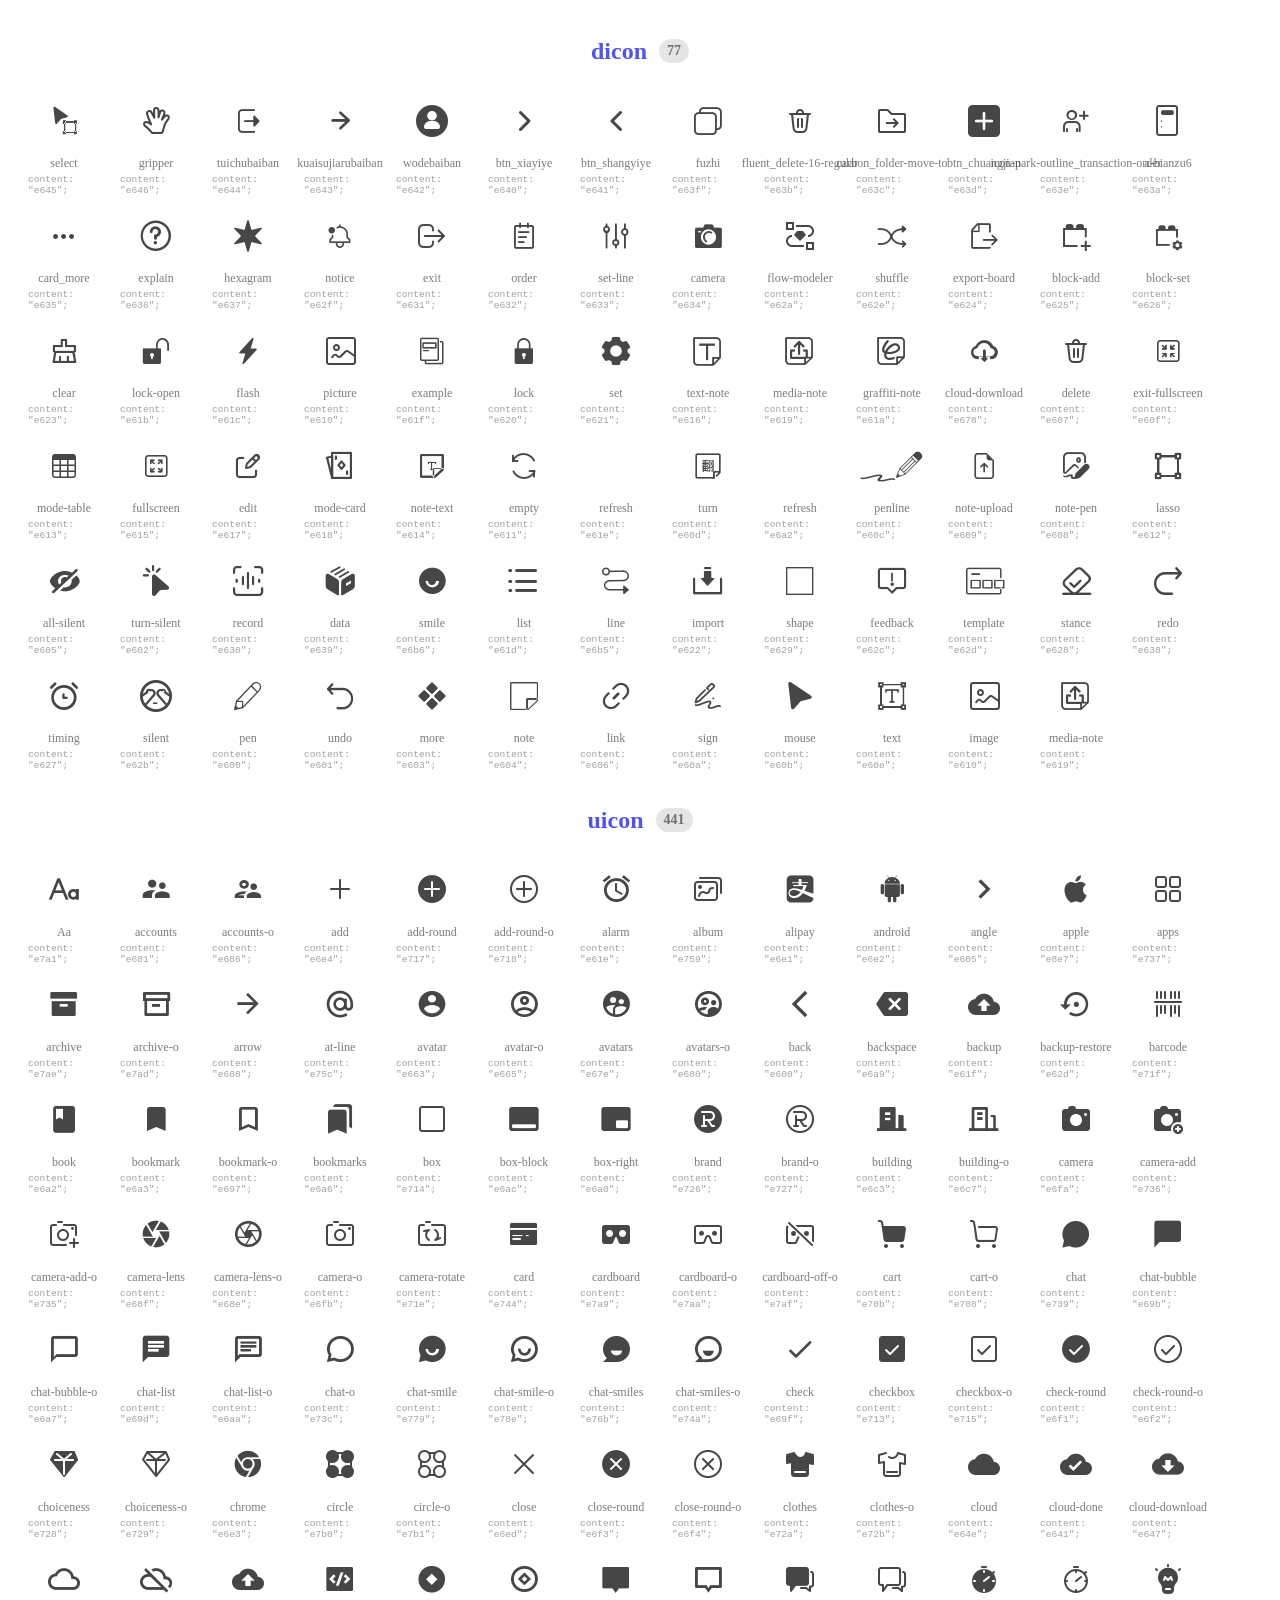
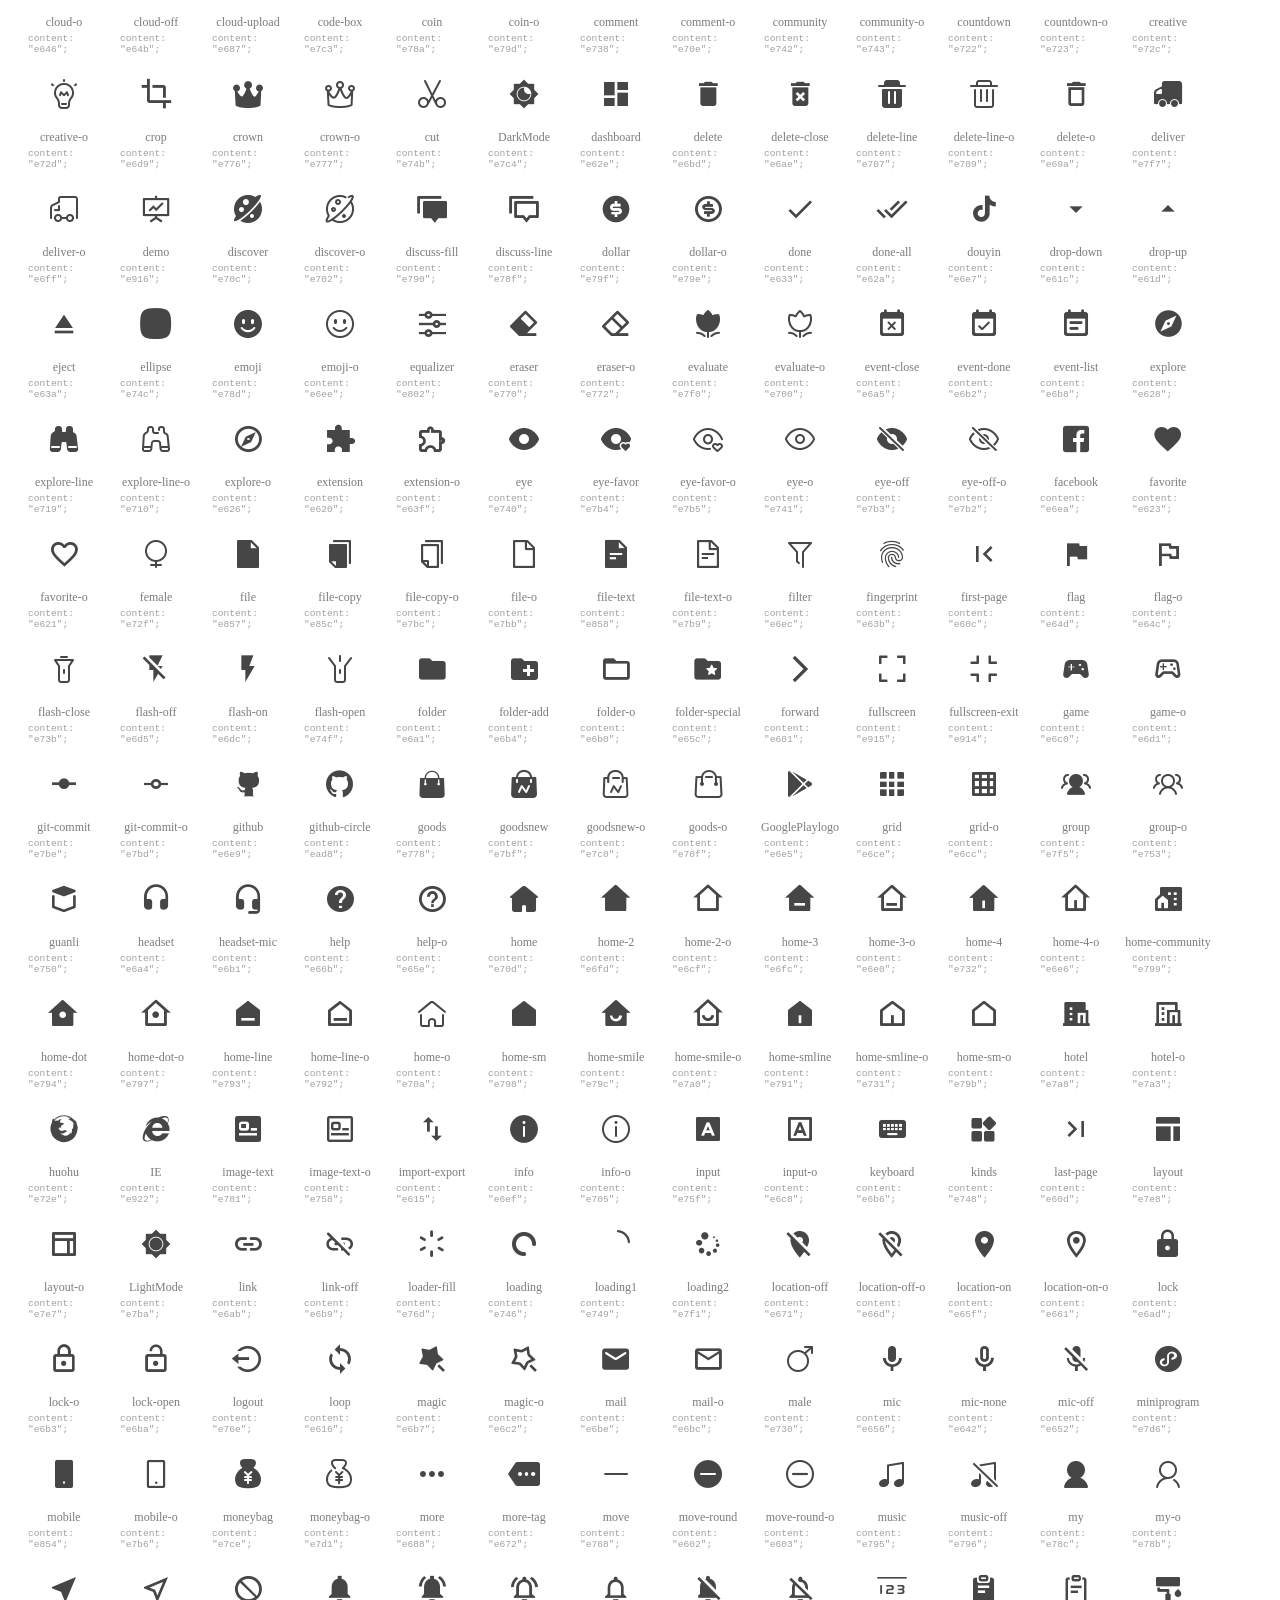
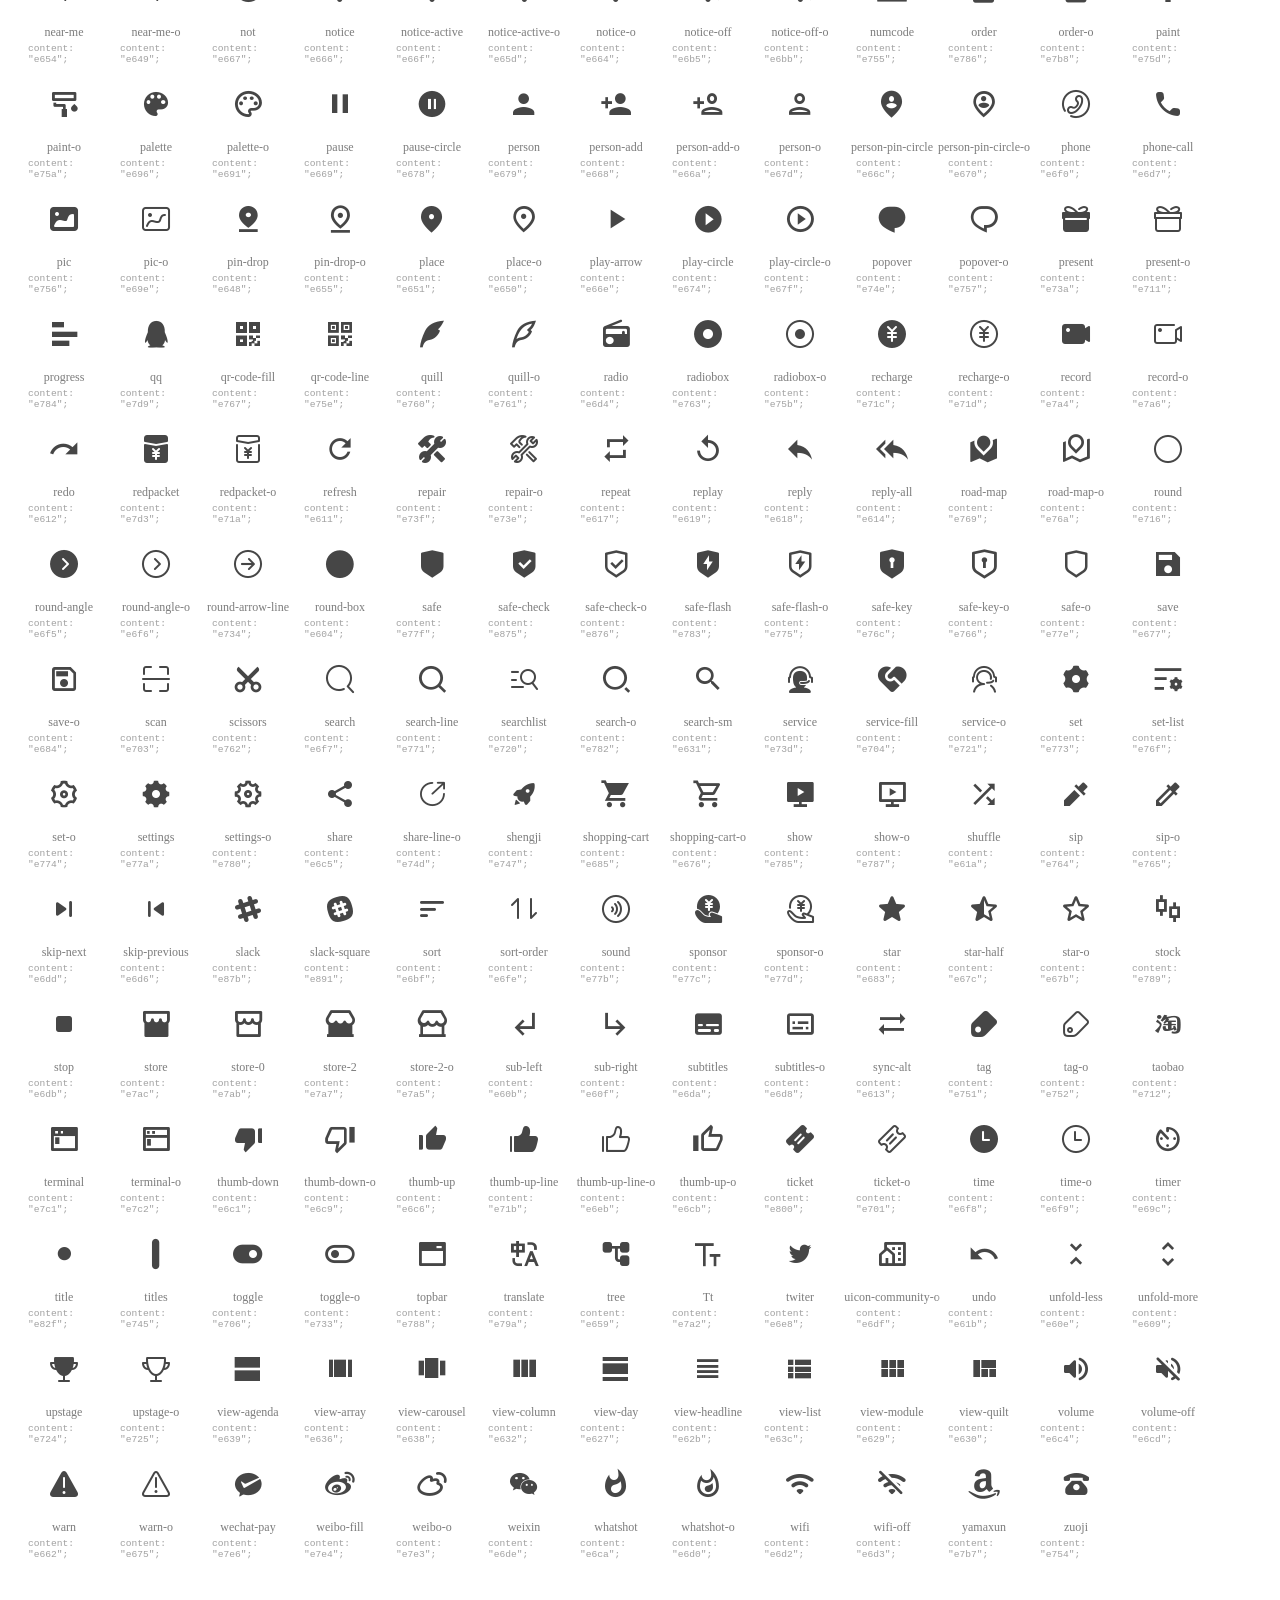
<file: icons.html>
<!DOCTYPE html>
<html lang="en">
<head>
<meta charset="UTF-8">
<meta http-equiv="X-UA-Compatible" content="IE=edge">
<meta name="viewport" content="width=device-width, initial-scale=1.0">
<link href="./ui.css" rel="stylesheet" type="text/css">
<title>2049 Icons</title>
</head>
<style>
#icons {padding: 10px; color: #333333}
#icons > h2 {display: flex; align-items: center; justify-content: center; margin-top: 24; color: #5053f0;}
#icons > h2 > small {display: inline-block; border-radius: 14px; line-height: 16px; background-color: rgba(0,0,0,.1); padding: 4px 8px; font-size: 14px; color: rgba(0,0,0,.5); margin-left: 12px;}
#icons > .list {display: flex; flex-direction: row; align-items: flex-start; justify-content: flex-start; flex-wrap: wrap; margin-bottom: 32px;}
#icons > .list > .item {display: flex; flex-direction: column; align-items: center; justify-content: center; border-radius: 4px; transition: all .2s; position: relative; cursor: pointer; width: 90px; opacity: .9; transition-property: opacity transform; border: 1px solid rgba(255,255,255,.4);}
#icons > .list > .item:hover {background-color: rgba(200,200,200,.2); transform: scale(1.75); z-index: 10; box-shadow: 0 20px 25px -5px rgb(0 0 0/0.05),0 8px 10px -6px rgb(0 0 0/0.1); opacity: 1; color: #5053f0; backdrop-filter: blur(10px);}
#icons > .list > .item[data-copied] {border-color: #5053f0;}
#icons > .list > .item[data-copied]:before {content: attr(data-copied); position: absolute; left: 0; bottom: 0; right: 0; display: flex; align-items: center; justify-content: center; color: #fff; background-color: #5053f0; z-index: 10; line-height: 30px; text-align: center; font-size: 12px;}
#icons > .list > .item > .icon {font-style: normal; display: inline-flex!important; align-items: center; justify-content: center; width: 90px; height: 70px; font-size: 32px; transition: transform .2s;}
#icons > .list > .item:hover > .icon {transform: scale(1.5);}
#icons > .list > .item > small {font-size: 12px; white-space: nowrap; display: block; text-align: center; overflow: visible; opacity: .7;}
#icons > .list > .item > code {display: block; font-size: 12px; opacity: .5; transform: scale(.8);}
</style>
<body>

<div id="icons"></div>

<script>
const css = `

.uicon-Aa:before {
    content: "\e7a1";
}
.uicon-accounts:before {
    content: "\e681";
}
.uicon-accounts-o:before {
    content: "\e686";
}
.uicon-add:before {
    content: "\e6e4";
}
.uicon-add-round:before {
    content: "\e717";
}
.uicon-add-round-o:before {
    content: "\e718";
}
.uicon-alarm:before {
    content: "\e61e";
}
.uicon-album:before {
    content: "\e759";
}
.uicon-alipay:before {
    content: "\e6e1";
}
.uicon-android:before {
    content: "\e6e2";
}
.uicon-angle:before {
    content: "\e605";
}
.uicon-apple:before {
    content: "\e8e7";
}
.uicon-apps:before {
    content: "\e737";
}
.uicon-archive:before {
    content: "\e7ae";
}
.uicon-archive-o:before {
    content: "\e7ad";
}
.uicon-arrow:before {
    content: "\e608";
}
.uicon-at-line:before {
    content: "\e75c";
}
.uicon-avatar:before {
    content: "\e663";
}
.uicon-avatar-o:before {
    content: "\e665";
}
.uicon-avatars:before {
    content: "\e67e";
}
.uicon-avatars-o:before {
    content: "\e680";
}
.uicon-back:before {
    content: "\e600";
}
.uicon-backspace:before {
    content: "\e6a9";
}
.uicon-backup:before {
    content: "\e61f";
}
.uicon-backup-restore:before {
    content: "\e62d";
}
.uicon-barcode:before {
    content: "\e71f";
}
.uicon-book:before {
    content: "\e6a2";
}
.uicon-bookmark:before {
    content: "\e6a3";
}
.uicon-bookmark-o:before {
    content: "\e697";
}
.uicon-bookmarks:before {
    content: "\e6a6";
}
.uicon-box:before {
    content: "\e714";
}
.uicon-box-block:before {
    content: "\e6ac";
}
.uicon-box-right:before {
    content: "\e6a0";
}
.uicon-brand:before {
    content: "\e726";
}
.uicon-brand-o:before {
    content: "\e727";
}
.uicon-building:before {
    content: "\e6c3";
}
.uicon-building-o:before {
    content: "\e6c7";
}
.uicon-camera:before {
    content: "\e6fa";
}
.uicon-camera-add:before {
    content: "\e736";
}
.uicon-camera-add-o:before {
    content: "\e735";
}
.uicon-camera-lens:before {
    content: "\e68f";
}
.uicon-camera-lens-o:before {
    content: "\e68e";
}
.uicon-camera-o:before {
    content: "\e6fb";
}
.uicon-camera-rotate:before {
    content: "\e71e";
}
.uicon-card:before {
    content: "\e744";
}
.uicon-cardboard:before {
    content: "\e7a9";
}
.uicon-cardboard-o:before {
    content: "\e7aa";
}
.uicon-cardboard-off-o:before {
    content: "\e7af";
}
.uicon-cart:before {
    content: "\e70b";
}
.uicon-cart-o:before {
    content: "\e708";
}
.uicon-chat:before {
    content: "\e739";
}
.uicon-chat-bubble:before {
    content: "\e69b";
}
.uicon-chat-bubble-o:before {
    content: "\e6a7";
}
.uicon-chat-list:before {
    content: "\e69d";
}
.uicon-chat-list-o:before {
    content: "\e6aa";
}
.uicon-chat-o:before {
    content: "\e73c";
}
.uicon-chat-smile:before {
    content: "\e779";
}
.uicon-chat-smile-o:before {
    content: "\e78e";
}
.uicon-chat-smiles:before {
    content: "\e76b";
}
.uicon-chat-smiles-o:before {
    content: "\e74a";
}
.uicon-check:before {
    content: "\e69f";
}
.uicon-checkbox:before {
    content: "\e713";
}
.uicon-checkbox-o:before {
    content: "\e715";
}
.uicon-check-round:before {
    content: "\e6f1";
}
.uicon-check-round-o:before {
    content: "\e6f2";
}
.uicon-choiceness:before {
    content: "\e728";
}
.uicon-choiceness-o:before {
    content: "\e729";
}
.uicon-chrome:before {
    content: "\e6e3";
}
.uicon-circle:before {
    content: "\e7b0";
}
.uicon-circle-o:before {
    content: "\e7b1";
}
.uicon-close:before {
    content: "\e6ed";
}
.uicon-close-round:before {
    content: "\e6f3";
}
.uicon-close-round-o:before {
    content: "\e6f4";
}
.uicon-clothes:before {
    content: "\e72a";
}
.uicon-clothes-o:before {
    content: "\e72b";
}
.uicon-cloud:before {
    content: "\e64e";
}
.uicon-cloud-done:before {
    content: "\e641";
}
.uicon-cloud-download:before {
    content: "\e647";
}
.uicon-cloud-o:before {
    content: "\e646";
}
.uicon-cloud-off:before {
    content: "\e64b";
}
.uicon-cloud-upload:before {
    content: "\e687";
}
.uicon-code-box:before {
    content: "\e7c3";
}
.uicon-coin:before {
    content: "\e78a";
}
.uicon-coin-o:before {
    content: "\e79d";
}
.uicon-comment:before {
    content: "\e738";
}
.uicon-comment-o:before {
    content: "\e70e";
}
.uicon-community:before {
    content: "\e742";
}
.uicon-community-o:before {
    content: "\e743";
}
.uicon-countdown:before {
    content: "\e722";
}
.uicon-countdown-o:before {
    content: "\e723";
}
.uicon-creative:before {
    content: "\e72c";
}
.uicon-creative-o:before {
    content: "\e72d";
}
.uicon-crop:before {
    content: "\e6d9";
}
.uicon-crown:before {
    content: "\e776";
}
.uicon-crown-o:before {
    content: "\e777";
}
.uicon-cut:before {
    content: "\e74b";
}
.uicon-DarkMode:before {
    content: "\e7c4";
}
.uicon-dashboard:before {
    content: "\e62e";
}
.uicon-delete:before {
    content: "\e6bd";
}
.uicon-delete-close:before {
    content: "\e6ae";
}
.uicon-delete-line:before {
    content: "\e707";
}
.uicon-delete-line-o:before {
    content: "\e709";
}
.uicon-delete-o:before {
    content: "\e69a";
}
.uicon-deliver:before {
    content: "\e7f7";
}
.uicon-deliver-o:before {
    content: "\e6ff";
}
.uicon-demo:before {
    content: "\e916";
}
.uicon-discover:before {
    content: "\e70c";
}
.uicon-discover-o:before {
    content: "\e702";
}
.uicon-discuss-fill:before {
    content: "\e790";
}
.uicon-discuss-line:before {
    content: "\e78f";
}
.uicon-dollar:before {
    content: "\e79f";
}
.uicon-dollar-o:before {
    content: "\e79e";
}
.uicon-done:before {
    content: "\e633";
}
.uicon-done-all:before {
    content: "\e62a";
}
.uicon-douyin:before {
    content: "\e6e7";
}
.uicon-drop-down:before {
    content: "\e61c";
}
.uicon-drop-up:before {
    content: "\e61d";
}
.uicon-eject:before {
    content: "\e63a";
}
.uicon-ellipse:before {
    content: "\e74c";
}
.uicon-emoji:before {
    content: "\e78d";
}
.uicon-emoji-o:before {
    content: "\e6ee";
}
.uicon-equalizer:before {
    content: "\e802";
}
.uicon-eraser:before {
    content: "\e770";
}
.uicon-eraser-o:before {
    content: "\e772";
}
.uicon-evaluate:before {
    content: "\e7f0";
}
.uicon-evaluate-o:before {
    content: "\e700";
}
.uicon-event-close:before {
    content: "\e6a5";
}
.uicon-event-done:before {
    content: "\e6b2";
}
.uicon-event-list:before {
    content: "\e6b8";
}
.uicon-explore:before {
    content: "\e628";
}
.uicon-explore-line:before {
    content: "\e719";
}
.uicon-explore-line-o:before {
    content: "\e710";
}
.uicon-explore-o:before {
    content: "\e626";
}
.uicon-extension:before {
    content: "\e620";
}
.uicon-extension-o:before {
    content: "\e63f";
}
.uicon-eye:before {
    content: "\e740";
}
.uicon-eye-favor:before {
    content: "\e7b4";
}
.uicon-eye-favor-o:before {
    content: "\e7b5";
}
.uicon-eye-o:before {
    content: "\e741";
}
.uicon-eye-off:before {
    content: "\e7b3";
}
.uicon-eye-off-o:before {
    content: "\e7b2";
}
.uicon-facebook:before {
    content: "\e6ea";
}
.uicon-favorite:before {
    content: "\e623";
}
.uicon-favorite-o:before {
    content: "\e621";
}
.uicon-female:before {
    content: "\e72f";
}
.uicon-file:before {
    content: "\e857";
}
.uicon-file-copy:before {
    content: "\e85c";
}
.uicon-file-copy-o:before {
    content: "\e7bc";
}
.uicon-file-o:before {
    content: "\e7bb";
}
.uicon-file-text:before {
    content: "\e858";
}
.uicon-file-text-o:before {
    content: "\e7b9";
}
.uicon-filter:before {
    content: "\e6ec";
}
.uicon-fingerprint:before {
    content: "\e63b";
}
.uicon-first-page:before {
    content: "\e60c";
}
.uicon-flag:before {
    content: "\e64d";
}
.uicon-flag-o:before {
    content: "\e64c";
}
.uicon-flash-close:before {
    content: "\e73b";
}
.uicon-flash-off:before {
    content: "\e6d5";
}
.uicon-flash-on:before {
    content: "\e6dc";
}
.uicon-flash-open:before {
    content: "\e74f";
}
.uicon-folder:before {
    content: "\e6a1";
}
.uicon-folder-add:before {
    content: "\e6b4";
}
.uicon-folder-o:before {
    content: "\e6b0";
}
.uicon-folder-special:before {
    content: "\e65c";
}
.uicon-forward:before {
    content: "\e601";
}
.uicon-fullscreen:before {
    content: "\e915";
}
.uicon-fullscreen-exit:before {
    content: "\e914";
}
.uicon-game:before {
    content: "\e6c0";
}
.uicon-game-o:before {
    content: "\e6d1";
}
.uicon-git-commit:before {
    content: "\e7be";
}
.uicon-git-commit-o:before {
    content: "\e7bd";
}
.uicon-github:before {
    content: "\e6e9";
}
.uicon-github-circle:before {
    content: "\ead8";
}
.uicon-goods:before {
    content: "\e778";
}
.uicon-goodsnew:before {
    content: "\e7bf";
}
.uicon-goodsnew-o:before {
    content: "\e7c0";
}
.uicon-goods-o:before {
    content: "\e70f";
}
.uicon-GooglePlaylogo:before {
    content: "\e6e5";
}
.uicon-grid:before {
    content: "\e6ce";
}
.uicon-grid-o:before {
    content: "\e6cc";
}
.uicon-group:before {
    content: "\e7f5";
}
.uicon-group-o:before {
    content: "\e753";
}
.uicon-guanli:before {
    content: "\e750";
}
.uicon-headset:before {
    content: "\e6a4";
}
.uicon-headset-mic:before {
    content: "\e6b1";
}
.uicon-help:before {
    content: "\e66b";
}
.uicon-help-o:before {
    content: "\e65e";
}
.uicon-home:before {
    content: "\e70d";
}
.uicon-home-2:before {
    content: "\e6fd";
}
.uicon-home-2-o:before {
    content: "\e6cf";
}
.uicon-home-3:before {
    content: "\e6fc";
}
.uicon-home-3-o:before {
    content: "\e6e0";
}
.uicon-home-4:before {
    content: "\e732";
}
.uicon-home-4-o:before {
    content: "\e6e6";
}
.uicon-home-community:before {
    content: "\e799";
}
.uicon-home-dot:before {
    content: "\e794";
}
.uicon-home-dot-o:before {
    content: "\e797";
}
.uicon-home-line:before {
    content: "\e793";
}
.uicon-home-line-o:before {
    content: "\e792";
}
.uicon-home-o:before {
    content: "\e70a";
}
.uicon-home-sm:before {
    content: "\e798";
}
.uicon-home-smile:before {
    content: "\e79c";
}
.uicon-home-smile-o:before {
    content: "\e7a0";
}
.uicon-home-smline:before {
    content: "\e791";
}
.uicon-home-smline-o:before {
    content: "\e731";
}
.uicon-home-sm-o:before {
    content: "\e79b";
}
.uicon-hotel:before {
    content: "\e7a8";
}
.uicon-hotel-o:before {
    content: "\e7a3";
}
.uicon-huohu:before {
    content: "\e72e";
}
.uicon-IE:before {
    content: "\e922";
}
.uicon-image-text:before {
    content: "\e781";
}
.uicon-image-text-o:before {
    content: "\e758";
}
.uicon-import-export:before {
    content: "\e615";
}
.uicon-info:before {
    content: "\e6ef";
}
.uicon-info-o:before {
    content: "\e705";
}
.uicon-input:before {
    content: "\e75f";
}
.uicon-input-o:before {
    content: "\e6c8";
}
.uicon-keyboard:before {
    content: "\e6b6";
}
.uicon-kinds:before {
    content: "\e748";
}
.uicon-last-page:before {
    content: "\e60d";
}
.uicon-layout:before {
    content: "\e7e8";
}
.uicon-layout-o:before {
    content: "\e7e7";
}
.uicon-LightMode:before {
    content: "\e7ba";
}
.uicon-link:before {
    content: "\e6ab";
}
.uicon-link-off:before {
    content: "\e6b9";
}
.uicon-loader-fill:before {
    content: "\e76d";
}
.uicon-loading:before {
    content: "\e746";
}
.uicon-loading1:before {
    content: "\e749";
}
.uicon-loading2:before {
    content: "\e7f1";
}
.uicon-location-off:before {
    content: "\e671";
}
.uicon-location-off-o:before {
    content: "\e66d";
}
.uicon-location-on:before {
    content: "\e65f";
}
.uicon-location-on-o:before {
    content: "\e661";
}
.uicon-lock:before {
    content: "\e6ad";
}
.uicon-lock-o:before {
    content: "\e6b3";
}
.uicon-lock-open:before {
    content: "\e6ba";
}
.uicon-logout:before {
    content: "\e76e";
}
.uicon-loop:before {
    content: "\e616";
}
.uicon-magic:before {
    content: "\e6b7";
}
.uicon-magic-o:before {
    content: "\e6c2";
}
.uicon-mail:before {
    content: "\e6be";
}
.uicon-mail-o:before {
    content: "\e6bc";
}
.uicon-male:before {
    content: "\e730";
}
.uicon-mic:before {
    content: "\e656";
}
.uicon-mic-none:before {
    content: "\e642";
}
.uicon-mic-off:before {
    content: "\e652";
}
.uicon-miniprogram:before {
    content: "\e7d6";
}
.uicon-mobile:before {
    content: "\e854";
}
.uicon-mobile-o:before {
    content: "\e7b6";
}
.uicon-moneybag:before {
    content: "\e7ce";
}
.uicon-moneybag-o:before {
    content: "\e7d1";
}
.uicon-more:before {
    content: "\e688";
}
.uicon-more-tag:before {
    content: "\e672";
}
.uicon-move:before {
    content: "\e768";
}
.uicon-move-round:before {
    content: "\e602";
}
.uicon-move-round-o:before {
    content: "\e603";
}
.uicon-music:before {
    content: "\e795";
}
.uicon-music-off:before {
    content: "\e796";
}
.uicon-my:before {
    content: "\e78c";
}
.uicon-my-o:before {
    content: "\e78b";
}
.uicon-near-me:before {
    content: "\e654";
}
.uicon-near-me-o:before {
    content: "\e649";
}
.uicon-not:before {
    content: "\e667";
}
.uicon-notice:before {
    content: "\e666";
}
.uicon-notice-active:before {
    content: "\e66f";
}
.uicon-notice-active-o:before {
    content: "\e65d";
}
.uicon-notice-o:before {
    content: "\e664";
}
.uicon-notice-off:before {
    content: "\e6b5";
}
.uicon-notice-off-o:before {
    content: "\e6bb";
}
.uicon-numcode:before {
    content: "\e755";
}
.uicon-order:before {
    content: "\e786";
}
.uicon-order-o:before {
    content: "\e7b8";
}
.uicon-paint:before {
    content: "\e75d";
}
.uicon-paint-o:before {
    content: "\e75a";
}
.uicon-palette:before {
    content: "\e696";
}
.uicon-palette-o:before {
    content: "\e691";
}
.uicon-pause:before {
    content: "\e669";
}
.uicon-pause-circle:before {
    content: "\e678";
}
.uicon-person:before {
    content: "\e679";
}
.uicon-person-add:before {
    content: "\e668";
}
.uicon-person-add-o:before {
    content: "\e66a";
}
.uicon-person-o:before {
    content: "\e67d";
}
.uicon-person-pin-circle:before {
    content: "\e66c";
}
.uicon-person-pin-circle-o:before {
    content: "\e670";
}
.uicon-phone:before {
    content: "\e6f0";
}
.uicon-phone-call:before {
    content: "\e6d7";
}
.uicon-pic:before {
    content: "\e756";
}
.uicon-pic-o:before {
    content: "\e69e";
}
.uicon-pin-drop:before {
    content: "\e648";
}
.uicon-pin-drop-o:before {
    content: "\e655";
}
.uicon-place:before {
    content: "\e651";
}
.uicon-place-o:before {
    content: "\e650";
}
.uicon-play-arrow:before {
    content: "\e66e";
}
.uicon-play-circle:before {
    content: "\e674";
}
.uicon-play-circle-o:before {
    content: "\e67f";
}
.uicon-popover:before {
    content: "\e74e";
}
.uicon-popover-o:before {
    content: "\e757";
}
.uicon-present:before {
    content: "\e73a";
}
.uicon-present-o:before {
    content: "\e711";
}
.uicon-progress:before {
    content: "\e784";
}
.uicon-qq:before {
    content: "\e7d9";
}
.uicon-qr-code-fill:before {
    content: "\e767";
}
.uicon-qr-code-line:before {
    content: "\e75e";
}
.uicon-quill:before {
    content: "\e760";
}
.uicon-quill-o:before {
    content: "\e761";
}
.uicon-radio:before {
    content: "\e6d4";
}
.uicon-radiobox:before {
    content: "\e763";
}
.uicon-radiobox-o:before {
    content: "\e75b";
}
.uicon-recharge:before {
    content: "\e71c";
}
.uicon-recharge-o:before {
    content: "\e71d";
}
.uicon-record:before {
    content: "\e7a4";
}
.uicon-record-o:before {
    content: "\e7a6";
}
.uicon-redo:before {
    content: "\e612";
}
.uicon-redpacket:before {
    content: "\e7d3";
}
.uicon-redpacket-o:before {
    content: "\e71a";
}
.uicon-refresh:before {
    content: "\e611";
}
.uicon-repair:before {
    content: "\e73f";
}
.uicon-repair-o:before {
    content: "\e73e";
}
.uicon-repeat:before {
    content: "\e617";
}
.uicon-replay:before {
    content: "\e619";
}
.uicon-reply:before {
    content: "\e618";
}
.uicon-reply-all:before {
    content: "\e614";
}
.uicon-road-map:before {
    content: "\e769";
}
.uicon-road-map-o:before {
    content: "\e76a";
}
.uicon-round:before {
    content: "\e716";
}
.uicon-round-angle:before {
    content: "\e6f5";
}
.uicon-round-angle-o:before {
    content: "\e6f6";
}
.uicon-round-arrow-line:before {
    content: "\e734";
}
.uicon-round-box:before {
    content: "\e604";
}
.uicon-safe:before {
    content: "\e77f";
}
.uicon-safe-check:before {
    content: "\e875";
}
.uicon-safe-check-o:before {
    content: "\e876";
}
.uicon-safe-flash:before {
    content: "\e783";
}
.uicon-safe-flash-o:before {
    content: "\e775";
}
.uicon-safe-key:before {
    content: "\e76c";
}
.uicon-safe-key-o:before {
    content: "\e766";
}
.uicon-safe-o:before {
    content: "\e77e";
}
.uicon-save:before {
    content: "\e677";
}
.uicon-save-o:before {
    content: "\e684";
}
.uicon-scan:before {
    content: "\e703";
}
.uicon-scissors:before {
    content: "\e762";
}
.uicon-search:before {
    content: "\e6f7";
}
.uicon-search-line:before {
    content: "\e771";
}
.uicon-searchlist:before {
    content: "\e720";
}
.uicon-search-o:before {
    content: "\e782";
}
.uicon-search-sm:before {
    content: "\e631";
}
.uicon-service:before {
    content: "\e73d";
}
.uicon-service-fill:before {
    content: "\e704";
}
.uicon-service-o:before {
    content: "\e721";
}
.uicon-set:before {
    content: "\e773";
}
.uicon-set-list:before {
    content: "\e76f";
}
.uicon-set-o:before {
    content: "\e774";
}
.uicon-settings:before {
    content: "\e77a";
}
.uicon-settings-o:before {
    content: "\e780";
}
.uicon-share:before {
    content: "\e6c5";
}
.uicon-share-line-o:before {
    content: "\e74d";
}
.uicon-shengji:before {
    content: "\e747";
}
.uicon-shopping-cart:before {
    content: "\e685";
}
.uicon-shopping-cart-o:before {
    content: "\e676";
}
.uicon-show:before {
    content: "\e785";
}
.uicon-show-o:before {
    content: "\e787";
}
.uicon-shuffle:before {
    content: "\e61a";
}
.uicon-sip:before {
    content: "\e764";
}
.uicon-sip-o:before {
    content: "\e765";
}
.uicon-skip-next:before {
    content: "\e6dd";
}
.uicon-skip-previous:before {
    content: "\e6d6";
}
.uicon-slack:before {
    content: "\e87b";
}
.uicon-slack-square:before {
    content: "\e891";
}
.uicon-sort:before {
    content: "\e6bf";
}
.uicon-sort-order:before {
    content: "\e6fe";
}
.uicon-sound:before {
    content: "\e77b";
}
.uicon-sponsor:before {
    content: "\e77c";
}
.uicon-sponsor-o:before {
    content: "\e77d";
}
.uicon-star:before {
    content: "\e683";
}
.uicon-star-half:before {
    content: "\e67c";
}
.uicon-star-o:before {
    content: "\e67b";
}
.uicon-stock:before {
    content: "\e789";
}
.uicon-stop:before {
    content: "\e6db";
}
.uicon-store:before {
    content: "\e7ac";
}
.uicon-store-0:before {
    content: "\e7ab";
}
.uicon-store-2:before {
    content: "\e7a7";
}
.uicon-store-2-o:before {
    content: "\e7a5";
}
.uicon-sub-left:before {
    content: "\e60b";
}
.uicon-sub-right:before {
    content: "\e60f";
}
.uicon-subtitles:before {
    content: "\e6da";
}
.uicon-subtitles-o:before {
    content: "\e6d8";
}
.uicon-sync-alt:before {
    content: "\e613";
}
.uicon-tag:before {
    content: "\e751";
}
.uicon-tag-o:before {
    content: "\e752";
}
.uicon-taobao:before {
    content: "\e712";
}
.uicon-terminal:before {
    content: "\e7c1";
}
.uicon-terminal-o:before {
    content: "\e7c2";
}
.uicon-thumb-down:before {
    content: "\e6c1";
}
.uicon-thumb-down-o:before {
    content: "\e6c9";
}
.uicon-thumb-up:before {
    content: "\e6c6";
}
.uicon-thumb-up-line:before {
    content: "\e71b";
}
.uicon-thumb-up-line-o:before {
    content: "\e6eb";
}
.uicon-thumb-up-o:before {
    content: "\e6cb";
}
.uicon-ticket:before {
    content: "\e800";
}
.uicon-ticket-o:before {
    content: "\e701";
}
.uicon-time:before {
    content: "\e6f8";
}
.uicon-time-o:before {
    content: "\e6f9";
}
.uicon-timer:before {
    content: "\e69c";
}
.uicon-title:before {
    content: "\e82f";
}
.uicon-titles:before {
    content: "\e745";
}
.uicon-toggle:before {
    content: "\e706";
}
.uicon-toggle-o:before {
    content: "\e733";
}
.uicon-topbar:before {
    content: "\e788";
}
.uicon-translate:before {
    content: "\e79a";
}
.uicon-tree:before {
    content: "\e659";
}
.uicon-Tt:before {
    content: "\e7a2";
}
.uicon-twiter:before {
    content: "\e6e8";
}
.uicon-uicon-community-o:before {
    content: "\e6df";
}
.uicon-undo:before {
    content: "\e61b";
}
.uicon-unfold-less:before {
    content: "\e60e";
}
.uicon-unfold-more:before {
    content: "\e609";
}
.uicon-upstage:before {
    content: "\e724";
}
.uicon-upstage-o:before {
    content: "\e725";
}
.uicon-view-agenda:before {
    content: "\e639";
}
.uicon-view-array:before {
    content: "\e636";
}
.uicon-view-carousel:before {
    content: "\e638";
}
.uicon-view-column:before {
    content: "\e632";
}
.uicon-view-day:before {
    content: "\e627";
}
.uicon-view-headline:before {
    content: "\e62b";
}
.uicon-view-list:before {
    content: "\e63c";
}
.uicon-view-module:before {
    content: "\e629";
}
.uicon-view-quilt:before {
    content: "\e630";
}
.uicon-volume:before {
    content: "\e6c4";
}
.uicon-volume-off:before {
    content: "\e6cd";
}
.uicon-warn:before {
    content: "\e662";
}
.uicon-warn-o:before {
    content: "\e675";
}
.uicon-wechat-pay:before {
    content: "\e7e6";
}
.uicon-weibo-fill:before {
    content: "\e7e4";
}
.uicon-weibo-o:before {
    content: "\e7e3";
}
.uicon-weixin:before {
    content: "\e6de";
}
.uicon-whatshot:before {
    content: "\e6ca";
}
.uicon-whatshot-o:before {
    content: "\e6d0";
}
.uicon-wifi:before {
    content: "\e6d2";
}
.uicon-wifi-off:before {
    content: "\e6d3";
}
.uicon-yamaxun:before {
    content: "\e7b7";
}
.uicon-zuoji:before {
    content: "\e754";
}




.dicon-select:before {
    content: "\e645";
}

.dicon-gripper:before {
    content: "\e646";
}

.dicon-tuichubaiban:before {
    content: "\e644";
}

.dicon-kuaisujiarubaiban:before {
    content: "\e643";
}

.dicon-wodebaiban:before {
    content: "\e642";
}

.dicon-btn_xiayiye:before {
    content: "\e640";
}

.dicon-btn_shangyiye:before {
    content: "\e641";
}

.dicon-fuzhi:before {
    content: "\e63f";
}

.dicon-fluent_delete-16-regular:before {
    content: "\e63b";
}

.dicon-carbon_folder-move-to:before {
    content: "\e63c";
}

.dicon-btn_chuangjian:before {
    content: "\e63d";
}

.dicon-icon-park-outline_transaction-order:before {
    content: "\e63e";
}

.dicon-a-bianzu6:before {
    content: "\e63a";
}

.dicon-card_more:before {
    content: "\e635";
}

.dicon-explain:before {
    content: "\e636";
}

.dicon-hexagram:before {
    content: "\e637";
}
.dicon-notice:before {
    content: "\e62f";
}

.dicon-exit:before {
    content: "\e631";
}

.dicon-order:before {
    content: "\e632";
}

.dicon-set-line:before {
    content: "\e633";
}

.dicon-camera:before {
    content: "\e634";
}

.dicon-flow-modeler:before {
    content: "\e62a";
}

.dicon-shuffle:before {
    content: "\e62e";
}

.dicon-export-board:before {
    content: "\e624";
}

.dicon-block-add:before {
    content: "\e625";
}

.dicon-block-set:before {
    content: "\e626";
}
.dicon-clear:before {
    content: "\e623";
}

.dicon-lock-open:before {
    content: "\e61b";
}

.dicon-flash:before {
    content: "\e61c";
}

.dicon-picture:before {
    content: "\e610";
}

.dicon-example:before {
    content: "\e61f";
}

.dicon-lock:before {
    content: "\e620";
}

.dicon-set:before {
    content: "\e621";
}
.dicon-text-note:before {
    content: "\e616";
}

.dicon-media-note:before {
    content: "\e619";
}

.dicon-graffiti-note:before {
    content: "\e61a";
}

.dicon-cloud-download:before {
    content: "\e678";
}

.dicon-delete:before {
    content: "\e607";
}

.dicon-exit-fullscreen:before {
    content: "\e60f";
}

.dicon-mode-table:before {
    content: "\e613";
}

.dicon-fullscreen:before {
    content: "\e615";
}

.dicon-edit:before {
    content: "\e617";
}

.dicon-mode-card:before {
    content: "\e618";
}

.dicon-note-text:before {
    content: "\e614";
}

.dicon-empty:before {
    content: "\e611";
}

.dicon-refresh:before {
    content: "\e61e";
}

.dicon-turn:before {
    content: "\e60d";
}

.dicon-refresh:before {
    content: "\e6a2";
}

.dicon-penline:before {
    content: "\e60c";
}

.dicon-note-upload:before {
    content: "\e609";
}

.dicon-note-pen:before {
    content: "\e608";
}

.dicon-lasso:before {
    content: "\e612";
}

.dicon-all-silent:before {
    content: "\e605";
}

.dicon-turn-silent:before {
    content: "\e602";
}

.dicon-record:before {
    content: "\e630";
}

.dicon-data:before {
    content: "\e639";
}

.dicon-smile:before {
    content: "\e6b6";
}

.dicon-list:before {
    content: "\e61d";
}

.dicon-line:before {
    content: "\e6b5";
}

.dicon-import:before {
    content: "\e622";
}

.dicon-shape:before {
    content: "\e629";
}

.dicon-feedback:before {
    content: "\e62c";
}

.dicon-template:before {
    content: "\e62d";
}

.dicon-stance:before {
    content: "\e628";
}

.dicon-redo:before {
    content: "\e638";
}

.dicon-timing:before {
    content: "\e627";
}

.dicon-silent:before {
    content: "\e62b";
}

.dicon-pen:before {
    content: "\e600";
}

.dicon-undo:before {
    content: "\e601";
}

.dicon-more:before {
    content: "\e603";
}

.dicon-note:before {
    content: "\e604";
}

.dicon-link:before {
    content: "\e606";
}

.dicon-sign:before {
    content: "\e60a";
}

.dicon-mouse:before {
    content: "\e60b";
}

.dicon-text:before {
    content: "\e60e";
}

.dicon-image:before {
    content: "\e610";
}

.dicon-media-note:before {
    content: "\e619";
}
`;

const pureCss = css.replace(/\t|\n|\r/g, '');


const reg = /\.(uicon|dicon)-([\s\S]*?)\:before\s*\{([\s\S]*?)\}/g;  //  /\.(dicon|uicon)-([a-z\-]+[a-z])\:before\s*\{\s*content\:\s*'\\([a-z\d]+)';\}/g;
const icons = {uicon: [], dicon: []};

console.log(reg)

console.log(pureCss.matchAll(reg))

for (const [, type, name, code] of pureCss.matchAll(reg)) {

    console.log(type, name , code)

    if (!icons[type]) {
        icons[type] = [];
    }
    icons[type].push({name, code});
}

console.log(icons)

const html = [];
Object.keys(icons).sort().forEach(type => {
    const list = icons[type];
    html.push(
        `<h2>${type} <small>${list.length}</small></h2>`,
        '<div class="list">'
    );

    list.forEach(icon => {
        html.push(`<div class="item"><i class="icon ${type}-${icon.name}"></i><small>${icon.name}</small><code>${icon.code}</code></div>`);
    });

    html.push('</div>');
});
document.getElementById('icons').innerHTML = html.join('');

function copyTextToClipboard(text) {
    var textArea = document.createElement('textarea');
    textArea.value = text;

    // Avoid scrolling to bottom
    textArea.style.top = '0';
    textArea.style.left = '0';
    textArea.style.position = 'fixed';

    document.body.appendChild(textArea);
    textArea.focus();
    textArea.select();

    let successful = false;
    try {
        successful = document.execCommand('copy');
    } catch (err) {
        console.error('Oops, unable to copy', err);
    }

    document.body.removeChild(textArea);
    return successful;
}

document.getElementById('icons').addEventListener('click', function(event) {
    const item = event.target.closest('.item');
    if (!item) {
        return;
    }
    if (copyTextToClipboard(item.querySelector('small').textContent)) {
        item.setAttribute('data-copied', '已复制');
        setTimeout(() => {
            item.removeAttribute('data-copied');
        }, 2000);
    }
});
</script>
</body>
</html>
</file>
<file: ui.css>
@font-face {
    font-family: "ui";
    src: url("[data-uri]")
        format("woff2");
    font-weight: normal;
    font-style: normal;
}
[class*="uicon-"] {
    font-family: "ui";
    display: inline-block;
}

.uicon-Aa:before {
    content: "\e7a1";
}
.uicon-accounts:before {
    content: "\e681";
}
.uicon-accounts-o:before {
    content: "\e686";
}
.uicon-add:before {
    content: "\e6e4";
}
.uicon-add-round:before {
    content: "\e717";
}
.uicon-add-round-o:before {
    content: "\e718";
}
.uicon-alarm:before {
    content: "\e61e";
}
.uicon-album:before {
    content: "\e759";
}
.uicon-alipay:before {
    content: "\e6e1";
}
.uicon-android:before {
    content: "\e6e2";
}
.uicon-angle:before {
    content: "\e605";
}
.uicon-apple:before {
    content: "\e8e7";
}
.uicon-apps:before {
    content: "\e737";
}
.uicon-archive:before {
    content: "\e7ae";
}
.uicon-archive-o:before {
    content: "\e7ad";
}
.uicon-arrow:before {
    content: "\e608";
}
.uicon-at-line:before {
    content: "\e75c";
}
.uicon-avatar:before {
    content: "\e663";
}
.uicon-avatar-o:before {
    content: "\e665";
}
.uicon-avatars:before {
    content: "\e67e";
}
.uicon-avatars-o:before {
    content: "\e680";
}
.uicon-back:before {
    content: "\e600";
}
.uicon-backspace:before {
    content: "\e6a9";
}
.uicon-backup:before {
    content: "\e61f";
}
.uicon-backup-restore:before {
    content: "\e62d";
}
.uicon-barcode:before {
    content: "\e71f";
}
.uicon-book:before {
    content: "\e6a2";
}
.uicon-bookmark:before {
    content: "\e6a3";
}
.uicon-bookmark-o:before {
    content: "\e697";
}
.uicon-bookmarks:before {
    content: "\e6a6";
}
.uicon-box:before {
    content: "\e714";
}
.uicon-box-block:before {
    content: "\e6ac";
}
.uicon-box-right:before {
    content: "\e6a0";
}
.uicon-brand:before {
    content: "\e726";
}
.uicon-brand-o:before {
    content: "\e727";
}
.uicon-building:before {
    content: "\e6c3";
}
.uicon-building-o:before {
    content: "\e6c7";
}
.uicon-camera:before {
    content: "\e6fa";
}
.uicon-camera-add:before {
    content: "\e736";
}
.uicon-camera-add-o:before {
    content: "\e735";
}
.uicon-camera-lens:before {
    content: "\e68f";
}
.uicon-camera-lens-o:before {
    content: "\e68e";
}
.uicon-camera-o:before {
    content: "\e6fb";
}
.uicon-camera-rotate:before {
    content: "\e71e";
}
.uicon-card:before {
    content: "\e744";
}
.uicon-cardboard:before {
    content: "\e7a9";
}
.uicon-cardboard-o:before {
    content: "\e7aa";
}
.uicon-cardboard-off-o:before {
    content: "\e7af";
}
.uicon-cart:before {
    content: "\e70b";
}
.uicon-cart-o:before {
    content: "\e708";
}
.uicon-chat:before {
    content: "\e739";
}
.uicon-chat-bubble:before {
    content: "\e69b";
}
.uicon-chat-bubble-o:before {
    content: "\e6a7";
}
.uicon-chat-list:before {
    content: "\e69d";
}
.uicon-chat-list-o:before {
    content: "\e6aa";
}
.uicon-chat-o:before {
    content: "\e73c";
}
.uicon-chat-smile:before {
    content: "\e779";
}
.uicon-chat-smile-o:before {
    content: "\e78e";
}
.uicon-chat-smiles:before {
    content: "\e76b";
}
.uicon-chat-smiles-o:before {
    content: "\e74a";
}
.uicon-check:before {
    content: "\e69f";
}
.uicon-checkbox:before {
    content: "\e713";
}
.uicon-checkbox-o:before {
    content: "\e715";
}
.uicon-check-round:before {
    content: "\e6f1";
}
.uicon-check-round-o:before {
    content: "\e6f2";
}
.uicon-choiceness:before {
    content: "\e728";
}
.uicon-choiceness-o:before {
    content: "\e729";
}
.uicon-chrome:before {
    content: "\e6e3";
}
.uicon-circle:before {
    content: "\e7b0";
}
.uicon-circle-o:before {
    content: "\e7b1";
}
.uicon-close:before {
    content: "\e6ed";
}
.uicon-close-round:before {
    content: "\e6f3";
}
.uicon-close-round-o:before {
    content: "\e6f4";
}
.uicon-clothes:before {
    content: "\e72a";
}
.uicon-clothes-o:before {
    content: "\e72b";
}
.uicon-cloud:before {
    content: "\e64e";
}
.uicon-cloud-done:before {
    content: "\e641";
}
.uicon-cloud-download:before {
    content: "\e647";
}
.uicon-cloud-o:before {
    content: "\e646";
}
.uicon-cloud-off:before {
    content: "\e64b";
}
.uicon-cloud-upload:before {
    content: "\e687";
}
.uicon-code-box:before {
    content: "\e7c3";
}
.uicon-coin:before {
    content: "\e78a";
}
.uicon-coin-o:before {
    content: "\e79d";
}
.uicon-comment:before {
    content: "\e738";
}
.uicon-comment-o:before {
    content: "\e70e";
}
.uicon-community:before {
    content: "\e742";
}
.uicon-community-o:before {
    content: "\e743";
}
.uicon-countdown:before {
    content: "\e722";
}
.uicon-countdown-o:before {
    content: "\e723";
}
.uicon-creative:before {
    content: "\e72c";
}
.uicon-creative-o:before {
    content: "\e72d";
}
.uicon-crop:before {
    content: "\e6d9";
}
.uicon-crown:before {
    content: "\e776";
}
.uicon-crown-o:before {
    content: "\e777";
}
.uicon-cut:before {
    content: "\e74b";
}
.uicon-DarkMode:before {
    content: "\e7c4";
}
.uicon-dashboard:before {
    content: "\e62e";
}
.uicon-delete:before {
    content: "\e6bd";
}
.uicon-delete-close:before {
    content: "\e6ae";
}
.uicon-delete-line:before {
    content: "\e707";
}
.uicon-delete-line-o:before {
    content: "\e709";
}
.uicon-delete-o:before {
    content: "\e69a";
}
.uicon-deliver:before {
    content: "\e7f7";
}
.uicon-deliver-o:before {
    content: "\e6ff";
}
.uicon-demo:before {
    content: "\e916";
}
.uicon-discover:before {
    content: "\e70c";
}
.uicon-discover-o:before {
    content: "\e702";
}
.uicon-discuss-fill:before {
    content: "\e790";
}
.uicon-discuss-line:before {
    content: "\e78f";
}
.uicon-dollar:before {
    content: "\e79f";
}
.uicon-dollar-o:before {
    content: "\e79e";
}
.uicon-done:before {
    content: "\e633";
}
.uicon-done-all:before {
    content: "\e62a";
}
.uicon-douyin:before {
    content: "\e6e7";
}
.uicon-drop-down:before {
    content: "\e61c";
}
.uicon-drop-up:before {
    content: "\e61d";
}
.uicon-eject:before {
    content: "\e63a";
}
.uicon-ellipse:before {
    content: "\e74c";
}
.uicon-emoji:before {
    content: "\e78d";
}
.uicon-emoji-o:before {
    content: "\e6ee";
}
.uicon-equalizer:before {
    content: "\e802";
}
.uicon-eraser:before {
    content: "\e770";
}
.uicon-eraser-o:before {
    content: "\e772";
}
.uicon-evaluate:before {
    content: "\e7f0";
}
.uicon-evaluate-o:before {
    content: "\e700";
}
.uicon-event-close:before {
    content: "\e6a5";
}
.uicon-event-done:before {
    content: "\e6b2";
}
.uicon-event-list:before {
    content: "\e6b8";
}
.uicon-explore:before {
    content: "\e628";
}
.uicon-explore-line:before {
    content: "\e719";
}
.uicon-explore-line-o:before {
    content: "\e710";
}
.uicon-explore-o:before {
    content: "\e626";
}
.uicon-extension:before {
    content: "\e620";
}
.uicon-extension-o:before {
    content: "\e63f";
}
.uicon-eye:before {
    content: "\e740";
}
.uicon-eye-favor:before {
    content: "\e7b4";
}
.uicon-eye-favor-o:before {
    content: "\e7b5";
}
.uicon-eye-o:before {
    content: "\e741";
}
.uicon-eye-off:before {
    content: "\e7b3";
}
.uicon-eye-off-o:before {
    content: "\e7b2";
}
.uicon-facebook:before {
    content: "\e6ea";
}
.uicon-favorite:before {
    content: "\e623";
}
.uicon-favorite-o:before {
    content: "\e621";
}
.uicon-female:before {
    content: "\e72f";
}
.uicon-file:before {
    content: "\e857";
}
.uicon-file-copy:before {
    content: "\e85c";
}
.uicon-file-copy-o:before {
    content: "\e7bc";
}
.uicon-file-o:before {
    content: "\e7bb";
}
.uicon-file-text:before {
    content: "\e858";
}
.uicon-file-text-o:before {
    content: "\e7b9";
}
.uicon-filter:before {
    content: "\e6ec";
}
.uicon-fingerprint:before {
    content: "\e63b";
}
.uicon-first-page:before {
    content: "\e60c";
}
.uicon-flag:before {
    content: "\e64d";
}
.uicon-flag-o:before {
    content: "\e64c";
}
.uicon-flash-close:before {
    content: "\e73b";
}
.uicon-flash-off:before {
    content: "\e6d5";
}
.uicon-flash-on:before {
    content: "\e6dc";
}
.uicon-flash-open:before {
    content: "\e74f";
}
.uicon-folder:before {
    content: "\e6a1";
}
.uicon-folder-add:before {
    content: "\e6b4";
}
.uicon-folder-o:before {
    content: "\e6b0";
}
.uicon-folder-special:before {
    content: "\e65c";
}
.uicon-forward:before {
    content: "\e601";
}
.uicon-fullscreen:before {
    content: "\e915";
}
.uicon-fullscreen-exit:before {
    content: "\e914";
}
.uicon-game:before {
    content: "\e6c0";
}
.uicon-game-o:before {
    content: "\e6d1";
}
.uicon-git-commit:before {
    content: "\e7be";
}
.uicon-git-commit-o:before {
    content: "\e7bd";
}
.uicon-github:before {
    content: "\e6e9";
}
.uicon-github-circle:before {
    content: "\ead8";
}
.uicon-goods:before {
    content: "\e778";
}
.uicon-goodsnew:before {
    content: "\e7bf";
}
.uicon-goodsnew-o:before {
    content: "\e7c0";
}
.uicon-goods-o:before {
    content: "\e70f";
}
.uicon-GooglePlaylogo:before {
    content: "\e6e5";
}
.uicon-grid:before {
    content: "\e6ce";
}
.uicon-grid-o:before {
    content: "\e6cc";
}
.uicon-group:before {
    content: "\e7f5";
}
.uicon-group-o:before {
    content: "\e753";
}
.uicon-guanli:before {
    content: "\e750";
}
.uicon-headset:before {
    content: "\e6a4";
}
.uicon-headset-mic:before {
    content: "\e6b1";
}
.uicon-help:before {
    content: "\e66b";
}
.uicon-help-o:before {
    content: "\e65e";
}
.uicon-home:before {
    content: "\e70d";
}
.uicon-home-2:before {
    content: "\e6fd";
}
.uicon-home-2-o:before {
    content: "\e6cf";
}
.uicon-home-3:before {
    content: "\e6fc";
}
.uicon-home-3-o:before {
    content: "\e6e0";
}
.uicon-home-4:before {
    content: "\e732";
}
.uicon-home-4-o:before {
    content: "\e6e6";
}
.uicon-home-community:before {
    content: "\e799";
}
.uicon-home-dot:before {
    content: "\e794";
}
.uicon-home-dot-o:before {
    content: "\e797";
}
.uicon-home-line:before {
    content: "\e793";
}
.uicon-home-line-o:before {
    content: "\e792";
}
.uicon-home-o:before {
    content: "\e70a";
}
.uicon-home-sm:before {
    content: "\e798";
}
.uicon-home-smile:before {
    content: "\e79c";
}
.uicon-home-smile-o:before {
    content: "\e7a0";
}
.uicon-home-smline:before {
    content: "\e791";
}
.uicon-home-smline-o:before {
    content: "\e731";
}
.uicon-home-sm-o:before {
    content: "\e79b";
}
.uicon-hotel:before {
    content: "\e7a8";
}
.uicon-hotel-o:before {
    content: "\e7a3";
}
.uicon-huohu:before {
    content: "\e72e";
}
.uicon-IE:before {
    content: "\e922";
}
.uicon-image-text:before {
    content: "\e781";
}
.uicon-image-text-o:before {
    content: "\e758";
}
.uicon-import-export:before {
    content: "\e615";
}
.uicon-info:before {
    content: "\e6ef";
}
.uicon-info-o:before {
    content: "\e705";
}
.uicon-input:before {
    content: "\e75f";
}
.uicon-input-o:before {
    content: "\e6c8";
}
.uicon-keyboard:before {
    content: "\e6b6";
}
.uicon-kinds:before {
    content: "\e748";
}
.uicon-last-page:before {
    content: "\e60d";
}
.uicon-layout:before {
    content: "\e7e8";
}
.uicon-layout-o:before {
    content: "\e7e7";
}
.uicon-LightMode:before {
    content: "\e7ba";
}
.uicon-link:before {
    content: "\e6ab";
}
.uicon-link-off:before {
    content: "\e6b9";
}
.uicon-loader-fill:before {
    content: "\e76d";
}
.uicon-loading:before {
    content: "\e746";
}
.uicon-loading1:before {
    content: "\e749";
}
.uicon-loading2:before {
    content: "\e7f1";
}
.uicon-location-off:before {
    content: "\e671";
}
.uicon-location-off-o:before {
    content: "\e66d";
}
.uicon-location-on:before {
    content: "\e65f";
}
.uicon-location-on-o:before {
    content: "\e661";
}
.uicon-lock:before {
    content: "\e6ad";
}
.uicon-lock-o:before {
    content: "\e6b3";
}
.uicon-lock-open:before {
    content: "\e6ba";
}
.uicon-logout:before {
    content: "\e76e";
}
.uicon-loop:before {
    content: "\e616";
}
.uicon-magic:before {
    content: "\e6b7";
}
.uicon-magic-o:before {
    content: "\e6c2";
}
.uicon-mail:before {
    content: "\e6be";
}
.uicon-mail-o:before {
    content: "\e6bc";
}
.uicon-male:before {
    content: "\e730";
}
.uicon-mic:before {
    content: "\e656";
}
.uicon-mic-none:before {
    content: "\e642";
}
.uicon-mic-off:before {
    content: "\e652";
}
.uicon-miniprogram:before {
    content: "\e7d6";
}
.uicon-mobile:before {
    content: "\e854";
}
.uicon-mobile-o:before {
    content: "\e7b6";
}
.uicon-moneybag:before {
    content: "\e7ce";
}
.uicon-moneybag-o:before {
    content: "\e7d1";
}
.uicon-more:before {
    content: "\e688";
}
.uicon-more-tag:before {
    content: "\e672";
}
.uicon-move:before {
    content: "\e768";
}
.uicon-move-round:before {
    content: "\e602";
}
.uicon-move-round-o:before {
    content: "\e603";
}
.uicon-music:before {
    content: "\e795";
}
.uicon-music-off:before {
    content: "\e796";
}
.uicon-my:before {
    content: "\e78c";
}
.uicon-my-o:before {
    content: "\e78b";
}
.uicon-near-me:before {
    content: "\e654";
}
.uicon-near-me-o:before {
    content: "\e649";
}
.uicon-not:before {
    content: "\e667";
}
.uicon-notice:before {
    content: "\e666";
}
.uicon-notice-active:before {
    content: "\e66f";
}
.uicon-notice-active-o:before {
    content: "\e65d";
}
.uicon-notice-o:before {
    content: "\e664";
}
.uicon-notice-off:before {
    content: "\e6b5";
}
.uicon-notice-off-o:before {
    content: "\e6bb";
}
.uicon-numcode:before {
    content: "\e755";
}
.uicon-order:before {
    content: "\e786";
}
.uicon-order-o:before {
    content: "\e7b8";
}
.uicon-paint:before {
    content: "\e75d";
}
.uicon-paint-o:before {
    content: "\e75a";
}
.uicon-palette:before {
    content: "\e696";
}
.uicon-palette-o:before {
    content: "\e691";
}
.uicon-pause:before {
    content: "\e669";
}
.uicon-pause-circle:before {
    content: "\e678";
}
.uicon-person:before {
    content: "\e679";
}
.uicon-person-add:before {
    content: "\e668";
}
.uicon-person-add-o:before {
    content: "\e66a";
}
.uicon-person-o:before {
    content: "\e67d";
}
.uicon-person-pin-circle:before {
    content: "\e66c";
}
.uicon-person-pin-circle-o:before {
    content: "\e670";
}
.uicon-phone:before {
    content: "\e6f0";
}
.uicon-phone-call:before {
    content: "\e6d7";
}
.uicon-pic:before {
    content: "\e756";
}
.uicon-pic-o:before {
    content: "\e69e";
}
.uicon-pin-drop:before {
    content: "\e648";
}
.uicon-pin-drop-o:before {
    content: "\e655";
}
.uicon-place:before {
    content: "\e651";
}
.uicon-place-o:before {
    content: "\e650";
}
.uicon-play-arrow:before {
    content: "\e66e";
}
.uicon-play-circle:before {
    content: "\e674";
}
.uicon-play-circle-o:before {
    content: "\e67f";
}
.uicon-popover:before {
    content: "\e74e";
}
.uicon-popover-o:before {
    content: "\e757";
}
.uicon-present:before {
    content: "\e73a";
}
.uicon-present-o:before {
    content: "\e711";
}
.uicon-progress:before {
    content: "\e784";
}
.uicon-qq:before {
    content: "\e7d9";
}
.uicon-qr-code-fill:before {
    content: "\e767";
}
.uicon-qr-code-line:before {
    content: "\e75e";
}
.uicon-quill:before {
    content: "\e760";
}
.uicon-quill-o:before {
    content: "\e761";
}
.uicon-radio:before {
    content: "\e6d4";
}
.uicon-radiobox:before {
    content: "\e763";
}
.uicon-radiobox-o:before {
    content: "\e75b";
}
.uicon-recharge:before {
    content: "\e71c";
}
.uicon-recharge-o:before {
    content: "\e71d";
}
.uicon-record:before {
    content: "\e7a4";
}
.uicon-record-o:before {
    content: "\e7a6";
}
.uicon-redo:before {
    content: "\e612";
}
.uicon-redpacket:before {
    content: "\e7d3";
}
.uicon-redpacket-o:before {
    content: "\e71a";
}
.uicon-refresh:before {
    content: "\e611";
}
.uicon-repair:before {
    content: "\e73f";
}
.uicon-repair-o:before {
    content: "\e73e";
}
.uicon-repeat:before {
    content: "\e617";
}
.uicon-replay:before {
    content: "\e619";
}
.uicon-reply:before {
    content: "\e618";
}
.uicon-reply-all:before {
    content: "\e614";
}
.uicon-road-map:before {
    content: "\e769";
}
.uicon-road-map-o:before {
    content: "\e76a";
}
.uicon-round:before {
    content: "\e716";
}
.uicon-round-angle:before {
    content: "\e6f5";
}
.uicon-round-angle-o:before {
    content: "\e6f6";
}
.uicon-round-arrow-line:before {
    content: "\e734";
}
.uicon-round-box:before {
    content: "\e604";
}
.uicon-safe:before {
    content: "\e77f";
}
.uicon-safe-check:before {
    content: "\e875";
}
.uicon-safe-check-o:before {
    content: "\e876";
}
.uicon-safe-flash:before {
    content: "\e783";
}
.uicon-safe-flash-o:before {
    content: "\e775";
}
.uicon-safe-key:before {
    content: "\e76c";
}
.uicon-safe-key-o:before {
    content: "\e766";
}
.uicon-safe-o:before {
    content: "\e77e";
}
.uicon-save:before {
    content: "\e677";
}
.uicon-save-o:before {
    content: "\e684";
}
.uicon-scan:before {
    content: "\e703";
}
.uicon-scissors:before {
    content: "\e762";
}
.uicon-search:before {
    content: "\e6f7";
}
.uicon-search-line:before {
    content: "\e771";
}
.uicon-searchlist:before {
    content: "\e720";
}
.uicon-search-o:before {
    content: "\e782";
}
.uicon-search-sm:before {
    content: "\e631";
}
.uicon-service:before {
    content: "\e73d";
}
.uicon-service-fill:before {
    content: "\e704";
}
.uicon-service-o:before {
    content: "\e721";
}
.uicon-set:before {
    content: "\e773";
}
.uicon-set-list:before {
    content: "\e76f";
}
.uicon-set-o:before {
    content: "\e774";
}
.uicon-settings:before {
    content: "\e77a";
}
.uicon-settings-o:before {
    content: "\e780";
}
.uicon-share:before {
    content: "\e6c5";
}
.uicon-share-line-o:before {
    content: "\e74d";
}
.uicon-shengji:before {
    content: "\e747";
}
.uicon-shopping-cart:before {
    content: "\e685";
}
.uicon-shopping-cart-o:before {
    content: "\e676";
}
.uicon-show:before {
    content: "\e785";
}
.uicon-show-o:before {
    content: "\e787";
}
.uicon-shuffle:before {
    content: "\e61a";
}
.uicon-sip:before {
    content: "\e764";
}
.uicon-sip-o:before {
    content: "\e765";
}
.uicon-skip-next:before {
    content: "\e6dd";
}
.uicon-skip-previous:before {
    content: "\e6d6";
}
.uicon-slack:before {
    content: "\e87b";
}
.uicon-slack-square:before {
    content: "\e891";
}
.uicon-sort:before {
    content: "\e6bf";
}
.uicon-sort-order:before {
    content: "\e6fe";
}
.uicon-sound:before {
    content: "\e77b";
}
.uicon-sponsor:before {
    content: "\e77c";
}
.uicon-sponsor-o:before {
    content: "\e77d";
}
.uicon-star:before {
    content: "\e683";
}
.uicon-star-half:before {
    content: "\e67c";
}
.uicon-star-o:before {
    content: "\e67b";
}
.uicon-stock:before {
    content: "\e789";
}
.uicon-stop:before {
    content: "\e6db";
}
.uicon-store:before {
    content: "\e7ac";
}
.uicon-store-0:before {
    content: "\e7ab";
}
.uicon-store-2:before {
    content: "\e7a7";
}
.uicon-store-2-o:before {
    content: "\e7a5";
}
.uicon-sub-left:before {
    content: "\e60b";
}
.uicon-sub-right:before {
    content: "\e60f";
}
.uicon-subtitles:before {
    content: "\e6da";
}
.uicon-subtitles-o:before {
    content: "\e6d8";
}
.uicon-sync-alt:before {
    content: "\e613";
}
.uicon-tag:before {
    content: "\e751";
}
.uicon-tag-o:before {
    content: "\e752";
}
.uicon-taobao:before {
    content: "\e712";
}
.uicon-terminal:before {
    content: "\e7c1";
}
.uicon-terminal-o:before {
    content: "\e7c2";
}
.uicon-thumb-down:before {
    content: "\e6c1";
}
.uicon-thumb-down-o:before {
    content: "\e6c9";
}
.uicon-thumb-up:before {
    content: "\e6c6";
}
.uicon-thumb-up-line:before {
    content: "\e71b";
}
.uicon-thumb-up-line-o:before {
    content: "\e6eb";
}
.uicon-thumb-up-o:before {
    content: "\e6cb";
}
.uicon-ticket:before {
    content: "\e800";
}
.uicon-ticket-o:before {
    content: "\e701";
}
.uicon-time:before {
    content: "\e6f8";
}
.uicon-time-o:before {
    content: "\e6f9";
}
.uicon-timer:before {
    content: "\e69c";
}
.uicon-title:before {
    content: "\e82f";
}
.uicon-titles:before {
    content: "\e745";
}
.uicon-toggle:before {
    content: "\e706";
}
.uicon-toggle-o:before {
    content: "\e733";
}
.uicon-topbar:before {
    content: "\e788";
}
.uicon-translate:before {
    content: "\e79a";
}
.uicon-tree:before {
    content: "\e659";
}
.uicon-Tt:before {
    content: "\e7a2";
}
.uicon-twiter:before {
    content: "\e6e8";
}
.uicon-uicon-community-o:before {
    content: "\e6df";
}
.uicon-undo:before {
    content: "\e61b";
}
.uicon-unfold-less:before {
    content: "\e60e";
}
.uicon-unfold-more:before {
    content: "\e609";
}
.uicon-upstage:before {
    content: "\e724";
}
.uicon-upstage-o:before {
    content: "\e725";
}
.uicon-view-agenda:before {
    content: "\e639";
}
.uicon-view-array:before {
    content: "\e636";
}
.uicon-view-carousel:before {
    content: "\e638";
}
.uicon-view-column:before {
    content: "\e632";
}
.uicon-view-day:before {
    content: "\e627";
}
.uicon-view-headline:before {
    content: "\e62b";
}
.uicon-view-list:before {
    content: "\e63c";
}
.uicon-view-module:before {
    content: "\e629";
}
.uicon-view-quilt:before {
    content: "\e630";
}
.uicon-volume:before {
    content: "\e6c4";
}
.uicon-volume-off:before {
    content: "\e6cd";
}
.uicon-warn:before {
    content: "\e662";
}
.uicon-warn-o:before {
    content: "\e675";
}
.uicon-wechat-pay:before {
    content: "\e7e6";
}
.uicon-weibo-fill:before {
    content: "\e7e4";
}
.uicon-weibo-o:before {
    content: "\e7e3";
}
.uicon-weixin:before {
    content: "\e6de";
}
.uicon-whatshot:before {
    content: "\e6ca";
}
.uicon-whatshot-o:before {
    content: "\e6d0";
}
.uicon-wifi:before {
    content: "\e6d2";
}
.uicon-wifi-off:before {
    content: "\e6d3";
}
.uicon-yamaxun:before {
    content: "\e7b7";
}
.uicon-zuoji:before {
    content: "\e754";
}
@font-face {
    font-family: "ddicon"; /* Project id 2655228 */
    src: url("[data-uri]")
            format("woff2")
}

[class*="dicon-"] {
    font-family: "ddicon" !important;
    font-style: normal;
    -webkit-font-smoothing: antialiased;
    -moz-osx-font-smoothing: grayscale;
}

.dicon-select:before {
    content: "\e645";
}

.dicon-gripper:before {
    content: "\e646";
}

.dicon-tuichubaiban:before {
    content: "\e644";
}

.dicon-kuaisujiarubaiban:before {
    content: "\e643";
}

.dicon-wodebaiban:before {
    content: "\e642";
}

.dicon-btn_xiayiye:before {
    content: "\e640";
}

.dicon-btn_shangyiye:before {
    content: "\e641";
}

.dicon-fuzhi:before {
    content: "\e63f";
}

.dicon-fluent_delete-16-regular:before {
    content: "\e63b";
}

.dicon-carbon_folder-move-to:before {
    content: "\e63c";
}

.dicon-btn_chuangjian:before {
    content: "\e63d";
}

.dicon-icon-park-outline_transaction-order:before {
    content: "\e63e";
}

.dicon-a-bianzu6:before {
    content: "\e63a";
}

.dicon-card_more:before {
    content: "\e635";
}

.dicon-explain:before {
    content: "\e636";
}

.dicon-hexagram:before {
    content: "\e637";
}
.dicon-notice:before {
    content: "\e62f";
}

.dicon-exit:before {
    content: "\e631";
}

.dicon-order:before {
    content: "\e632";
}

.dicon-set-line:before {
    content: "\e633";
}

.dicon-camera:before {
    content: "\e634";
}

.dicon-flow-modeler:before {
    content: "\e62a";
}

.dicon-shuffle:before {
    content: "\e62e";
}

.dicon-export-board:before {
    content: "\e624";
}

.dicon-block-add:before {
    content: "\e625";
}

.dicon-block-set:before {
    content: "\e626";
}
.dicon-clear:before {
    content: "\e623";
}

.dicon-lock-open:before {
    content: "\e61b";
}

.dicon-flash:before {
    content: "\e61c";
}

.dicon-picture:before {
    content: "\e610";
}

.dicon-example:before {
    content: "\e61f";
}

.dicon-lock:before {
    content: "\e620";
}

.dicon-set:before {
    content: "\e621";
}
.dicon-text-note:before {
    content: "\e616";
}

.dicon-media-note:before {
    content: "\e619";
}

.dicon-graffiti-note:before {
    content: "\e61a";
}

.dicon-cloud-download:before {
    content: "\e678";
}

.dicon-delete:before {
    content: "\e607";
}

.dicon-exit-fullscreen:before {
    content: "\e60f";
}

.dicon-mode-table:before {
    content: "\e613";
}

.dicon-fullscreen:before {
    content: "\e615";
}

.dicon-edit:before {
    content: "\e617";
}

.dicon-mode-card:before {
    content: "\e618";
}

.dicon-note-text:before {
    content: "\e614";
}

.dicon-empty:before {
    content: "\e611";
}

.dicon-refresh:before {
    content: "\e61e";
}

.dicon-turn:before {
    content: "\e60d";
}

.dicon-refresh:before {
    content: "\e6a2";
}

.dicon-penline:before {
    content: "\e60c";
}

.dicon-note-upload:before {
    content: "\e609";
}

.dicon-note-pen:before {
    content: "\e608";
}

.dicon-lasso:before {
    content: "\e612";
}

.dicon-all-silent:before {
    content: "\e605";
}

.dicon-turn-silent:before {
    content: "\e602";
}

.dicon-record:before {
    content: "\e630";
}

.dicon-data:before {
    content: "\e639";
}

.dicon-smile:before {
    content: "\e6b6";
}

.dicon-list:before {
    content: "\e61d";
}

.dicon-line:before {
    content: "\e6b5";
}

.dicon-import:before {
    content: "\e622";
}

.dicon-shape:before {
    content: "\e629";
}

.dicon-feedback:before {
    content: "\e62c";
}

.dicon-template:before {
    content: "\e62d";
}

.dicon-stance:before {
    content: "\e628";
}

.dicon-redo:before {
    content: "\e638";
}

.dicon-timing:before {
    content: "\e627";
}

.dicon-silent:before {
    content: "\e62b";
}

.dicon-pen:before {
    content: "\e600";
}

.dicon-undo:before {
    content: "\e601";
}

.dicon-more:before {
    content: "\e603";
}

.dicon-note:before {
    content: "\e604";
}

.dicon-link:before {
    content: "\e606";
}

.dicon-sign:before {
    content: "\e60a";
}

.dicon-mouse:before {
    content: "\e60b";
}

.dicon-text:before {
    content: "\e60e";
}

.dicon-image:before {
    content: "\e610";
}

.dicon-media-note:before {
    content: "\e619";
}
</file>
